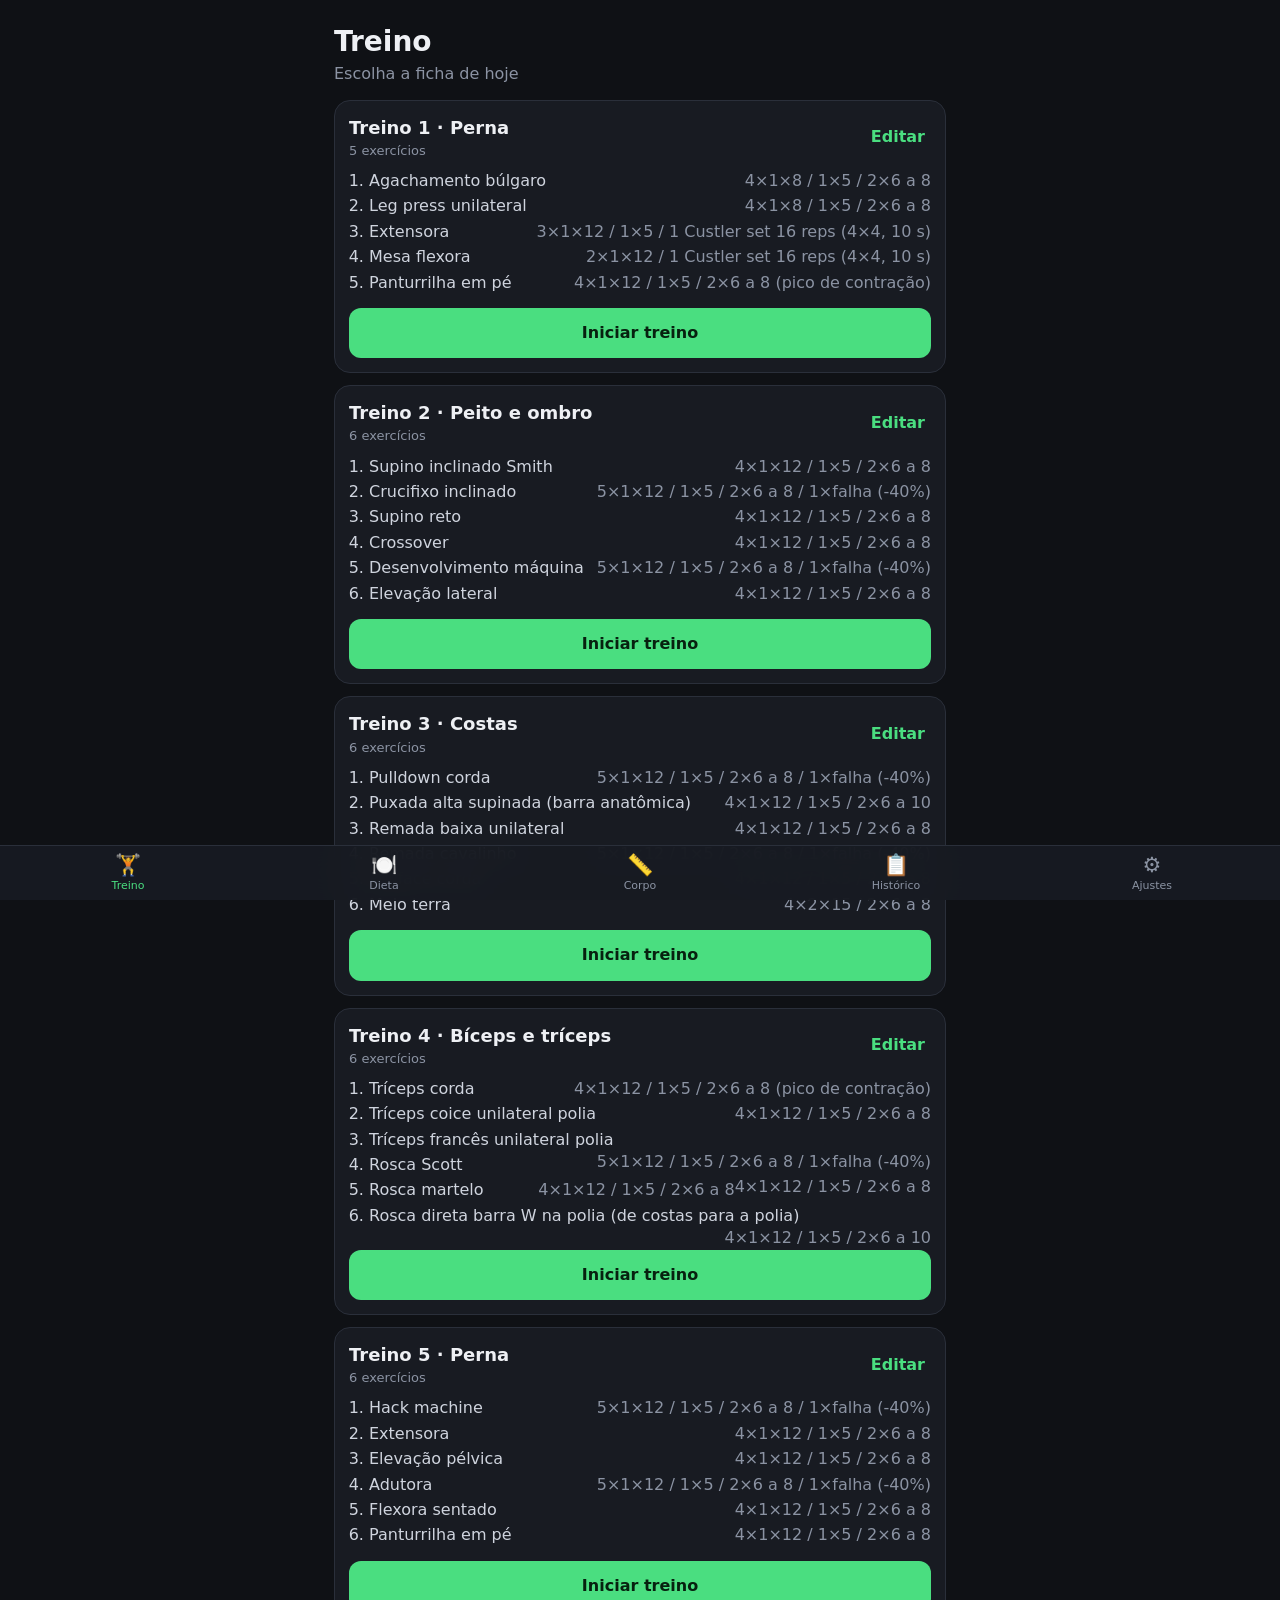
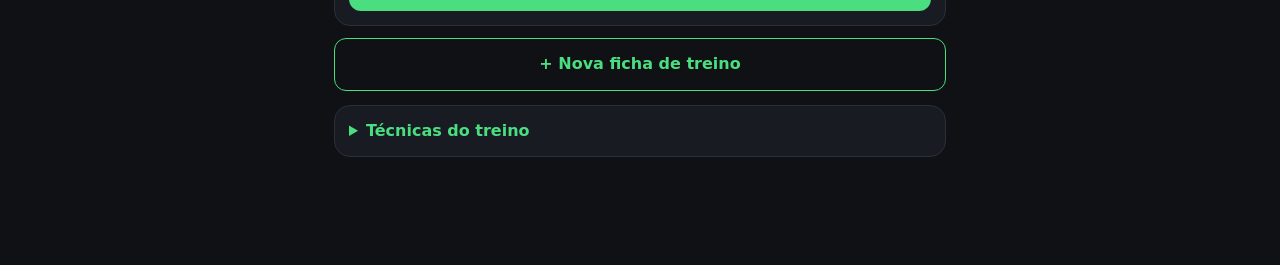
<file: index.html>
<!DOCTYPE html>
<html lang="pt-BR">
<head>
<meta charset="utf-8">
<meta name="viewport" content="width=device-width, initial-scale=1, viewport-fit=cover">
<meta name="theme-color" content="#0f1115">
<meta name="apple-mobile-web-app-capable" content="yes">
<meta name="mobile-web-app-capable" content="yes">
<meta name="apple-mobile-web-app-status-bar-style" content="black-translucent">
<meta name="apple-mobile-web-app-title" content="Treino">
<link rel="manifest" href="manifest.webmanifest">
<link rel="apple-touch-icon" href="icons/icon-180.png">
<link rel="icon" href="icons/icon-192.png">
<title>Meu Treino</title>
<link rel="stylesheet" href="style.css">
</head>
<body>
<div id="app"></div>
<nav id="tabs">
  <button data-tab="treino"><span class="ic">🏋️</span>Treino</button>
  <button data-tab="dieta"><span class="ic">🍽️</span>Dieta</button>
  <button data-tab="corpo"><span class="ic">📏</span>Corpo</button>
  <button data-tab="hist"><span class="ic">📋</span>Histórico</button>
  <button data-tab="ajustes"><span class="ic">⚙️</span>Ajustes</button>
</nav>
<div id="sheet"><div id="sheetbox" class="sheetbox"></div></div>
<div id="toast"></div>
<script src="app.js"></script>
</body>
</html>
</file>
<file: style.css>
:root{--bg:#0f1115;--card:#181b22;--card2:#20242d;--tx:#eef0f4;--mu:#8b93a3;--acc:#4ade80;--accd:#14532d;--dan:#f87171;--warn:#fbbf24;--bd:#2a2f3a;--r:16px}
*{box-sizing:border-box;-webkit-tap-highlight-color:transparent}
html,body{margin:0;background:var(--bg);color:var(--tx);font:16px/1.4 -apple-system,BlinkMacSystemFont,"SF Pro Text",system-ui,"Segoe UI",Roboto,sans-serif}
body{padding-top:env(safe-area-inset-top)}
#app{max-width:640px;margin:0 auto;padding:16px 14px calc(96px + env(safe-area-inset-bottom))}
h1{font-size:28px;margin:6px 0 2px}
h2{font-size:18px;margin:0}
p{margin:6px 0}
.sub,.muted{color:var(--mu);margin:2px 0 0}
.small{font-size:13px}
header{margin-bottom:14px}
.row{display:flex;align-items:center;justify-content:space-between;gap:10px}
.gap{justify-content:flex-start;margin-top:10px}
.card{background:var(--card);border:1px solid var(--bd);border-radius:var(--r);padding:14px;margin-bottom:12px}
.banner{background:#1c2a20;border:1px solid var(--accd);border-radius:var(--r);padding:12px 14px;margin-bottom:12px;display:flex;align-items:center;justify-content:space-between;gap:10px}
.exlist{margin:10px 0 14px;padding-left:20px;color:#cfd4de}
.exlist li{margin:3px 0}
.exlist li span{color:var(--mu);float:right}
.pill{background:var(--card2);border:1px solid var(--bd);border-radius:999px;padding:3px 10px;font-size:13px;color:var(--mu);white-space:nowrap}
.badge{border-radius:999px;padding:3px 10px;font-size:12px;white-space:nowrap}
.badge.ok{background:var(--accd);color:var(--acc)}
.badge.pend{background:#3b2f0b;color:var(--warn)}
label{display:block;margin:10px 0;font-size:14px;color:var(--mu)}
label input,label textarea,label select{margin-top:5px}
input,textarea,select{width:100%;background:var(--card2);color:var(--tx);border:1px solid var(--bd);border-radius:10px;padding:11px;font:inherit;font-size:16px}
input:focus,textarea:focus{outline:2px solid var(--acc);outline-offset:0}
textarea{resize:vertical}
button{font:inherit;color:inherit;cursor:pointer}
.btn{background:var(--acc);color:#07210f;border:0;border-radius:12px;padding:14px 16px;font-weight:700;width:100%}
.btn.sm{width:auto;padding:9px 14px;font-size:14px}
.btn.outline{background:transparent;color:var(--acc);border:1px solid var(--acc)}
.btn.block,.ghost.block{display:block;width:100%;margin-top:10px}
.ghost{background:transparent;border:0;color:var(--acc);padding:10px 6px;font-weight:600}
.danger{color:var(--dan)}
.sets{margin-top:10px}
.sethead,.setrow{display:grid;grid-template-columns:34px 1fr 1fr 46px;gap:8px;align-items:center;margin-bottom:6px}
.sethead{font-size:12px;color:var(--mu)}
.setrow .n{color:var(--mu);text-align:center;font-weight:700}
.setrow input{text-align:center;padding:10px 6px}
.chk{width:46px;height:46px;border-radius:12px;border:1px solid var(--bd);background:var(--card2);color:var(--acc);font-size:22px;padding:0}
.setrow.ok .chk{background:var(--accd);border-color:var(--acc)}
.chips{display:flex;gap:8px;overflow-x:auto;padding-bottom:6px;margin-bottom:10px}
.chip{background:var(--card2);border:1px solid var(--bd);border-radius:999px;padding:8px 14px;white-space:nowrap;color:var(--tx)}
.chip.on{background:var(--acc);color:#07210f;border-color:var(--acc);font-weight:700}
.ref{display:flex;gap:12px;align-items:flex-start;width:100%;text-align:left;background:var(--card);border:1px solid var(--bd);border-radius:var(--r);padding:14px;margin-bottom:12px}
.ref .box{flex:0 0 28px;height:28px;border-radius:8px;border:2px solid var(--bd);display:flex;align-items:center;justify-content:center;color:#07210f;font-weight:900}
.ref.on{border-color:var(--acc)}
.ref.on .box{background:var(--acc);border-color:var(--acc)}
.ref ul{margin:6px 0 0;padding-left:18px;color:#cfd4de}
.dlist{margin:8px 0 0;padding-left:18px;color:#cfd4de}
.dlist li{margin:3px 0}
.progress{height:8px;background:var(--card2);border-radius:99px;overflow:hidden;margin:8px 0 14px}
.progress i{display:block;height:100%;background:var(--acc)}
.grid2{display:grid;grid-template-columns:1fr 1fr;gap:10px}
.spark{width:100%;height:70px;margin-top:8px}
.item{display:flex;justify-content:space-between;gap:10px;padding:10px 0;border-top:1px solid var(--bd);font-size:15px}
.item:first-child{border-top:0}
.exdet{padding:8px 0;border-top:1px solid var(--bd)}
.exdet b{display:block}
pre{background:var(--card2);border:1px solid var(--bd);border-radius:10px;padding:10px;overflow:auto;font-size:12px;white-space:pre}
details summary{cursor:pointer;color:var(--acc);font-weight:600;margin-top:8px}
#tabs{position:fixed;left:0;right:0;bottom:0;display:flex;background:rgba(24,27,34,.95);-webkit-backdrop-filter:blur(14px);backdrop-filter:blur(14px);border-top:1px solid var(--bd);padding-bottom:env(safe-area-inset-bottom);z-index:10}
#tabs button{flex:1;background:none;border:0;color:var(--mu);padding:9px 0 7px;font-size:11px;display:flex;flex-direction:column;align-items:center;gap:2px}
#tabs .ic{font-size:21px;line-height:1}
#tabs button.on{color:var(--acc)}
#sheet{position:fixed;inset:0;background:rgba(0,0,0,.6);display:none;align-items:flex-end;z-index:30}
#sheet.on{display:flex}
.sheetbox{background:var(--card);width:100%;max-width:640px;margin:0 auto;border-radius:20px 20px 0 0;padding:16px 16px calc(16px + env(safe-area-inset-bottom));max-height:90vh;overflow:auto}
#toast{position:fixed;left:50%;bottom:calc(86px + env(safe-area-inset-bottom));transform:translateX(-50%);background:#e8ebf2;color:#10131a;border-radius:12px;padding:10px 16px;font-size:14px;font-weight:600;opacity:0;pointer-events:none;transition:opacity .2s;z-index:40;max-width:90%;text-align:center}
#toast.on{opacity:1}
</file>
